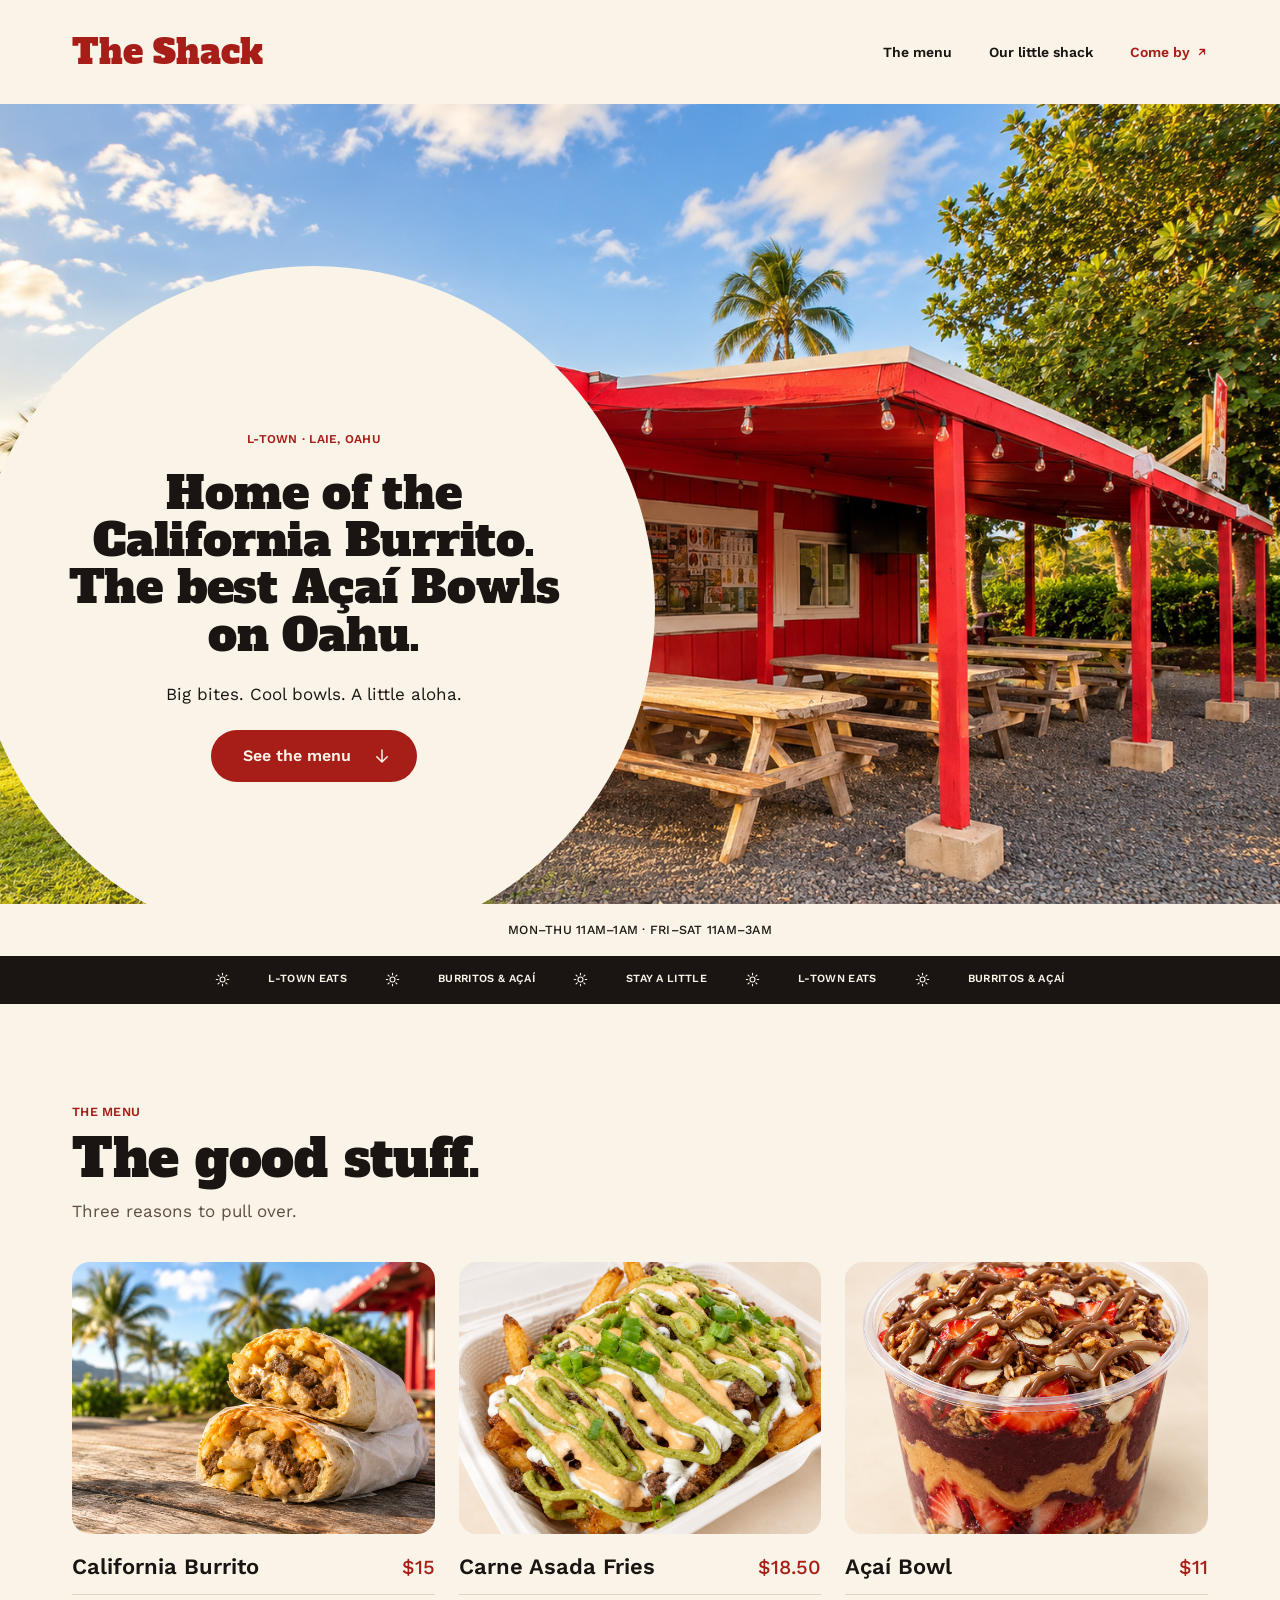
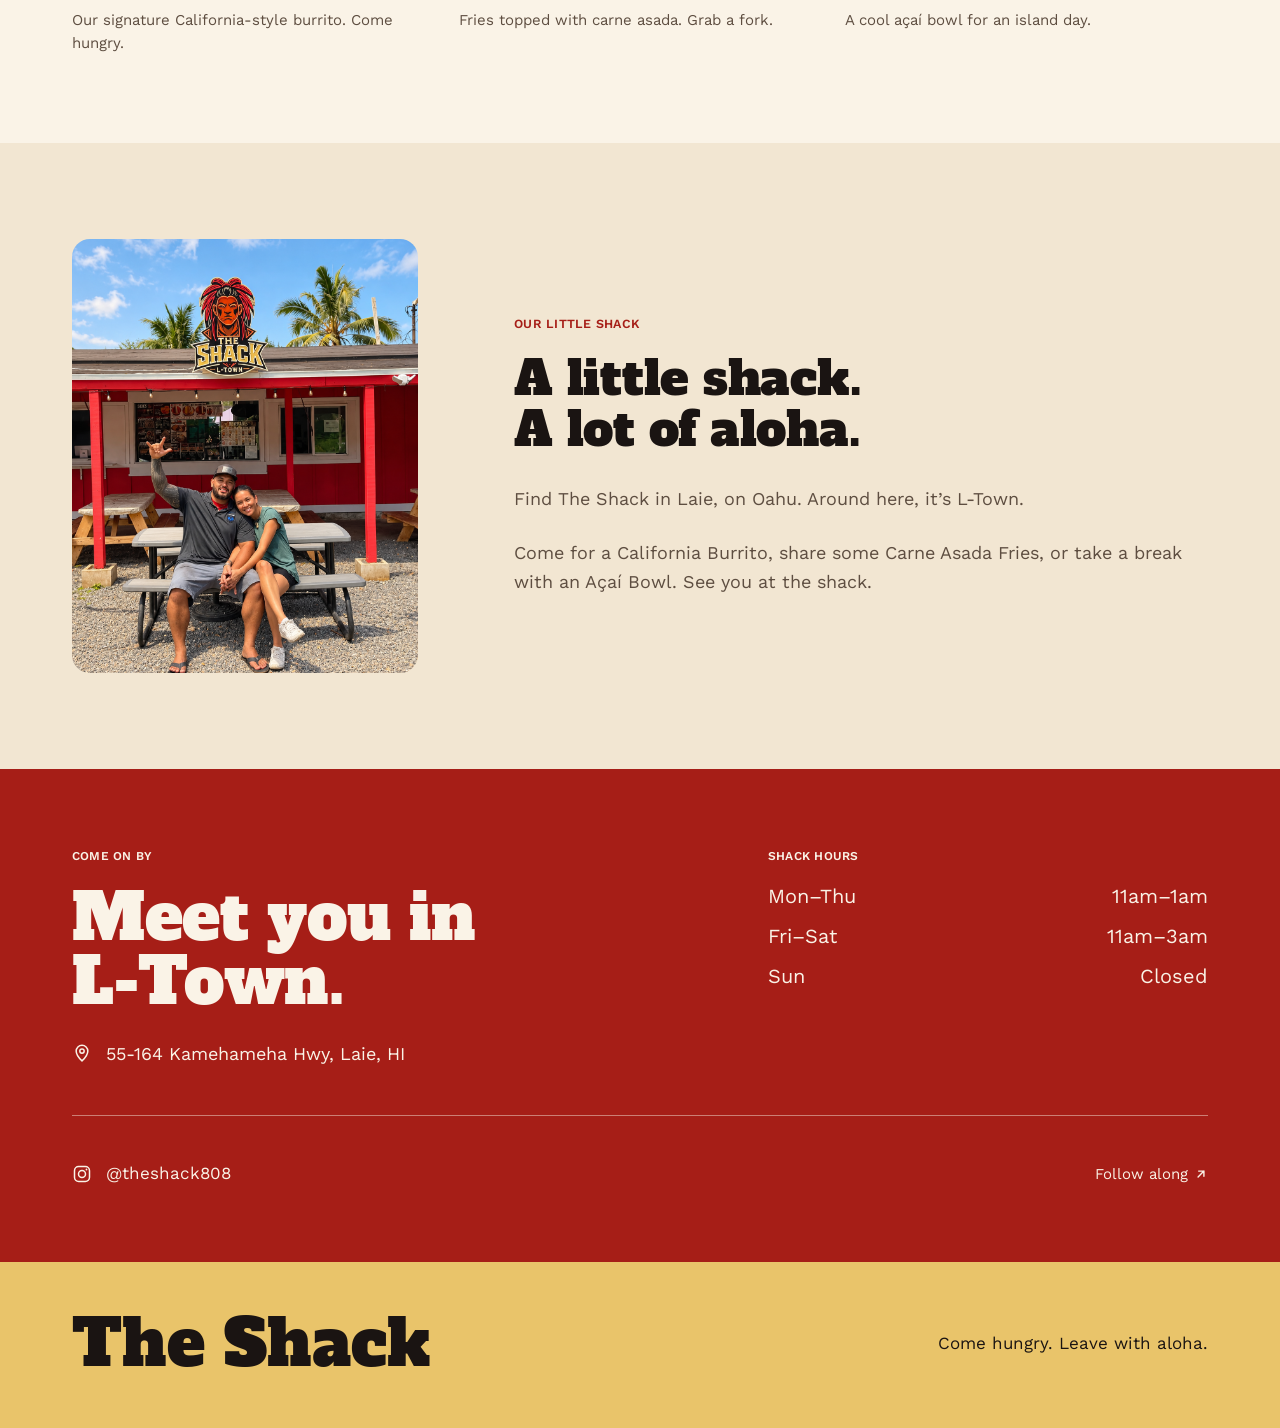
<file: index.html>
<!doctype html>
<html lang="en">
<head>
  <meta charset="utf-8">
  <meta name="viewport" content="width=device-width, initial-scale=1">
  <title>The Shack | California Burritos &amp; Açaí Bowls in Laie, Oahu</title>
  <meta name="description" content="Home of the California Burrito. The best Açaí Bowls on Oahu. A red food shack at 55-164 Kamehameha Hwy in Laie (L-Town).">
  <link rel="preconnect" href="https://fonts.googleapis.com">
  <link rel="preconnect" href="https://fonts.gstatic.com" crossorigin>
  <link rel="stylesheet" href="https://fonts.googleapis.com/css2?family=Alfa+Slab+One&amp;family=Work+Sans:wght@400;500;600;700&amp;display=swap">
  <link rel="stylesheet" href="css/style.css">
  <script src="js/data.js" defer></script>
  <script src="js/site.js" defer></script>
  <script src="js/home.js" defer></script>
</head>
<body>

  <!-- HEADER: keep identical on index.html, menu.html and order.html -->
  <header class="site-header">
    <div class="wrap header-inner">
      <a class="logo" href="index.html">The Shack</a>
      <nav aria-label="Main">
        <button class="nav-toggle" type="button" aria-expanded="false" aria-controls="nav-links">
          Menu
          <svg class="icon" viewBox="0 0 24 24" fill="none" stroke="currentColor" stroke-width="2.4" stroke-linecap="round" stroke-linejoin="round" aria-hidden="true"><path d="M12 4v16M5 13l7 7 7-7"/></svg>
        </button>
        <ul class="nav-links" id="nav-links">
          <li><a href="menu.html">The menu</a></li>
          <li><a href="index.html#about">Our little shack</a></li>
          <li>
            <a class="nav-cta" href="https://www.google.com/maps/search/?api=1&amp;query=55-164+Kamehameha+Hwy%2C+Laie%2C+HI" target="_blank" rel="noopener">
              Come by
              <svg class="icon" viewBox="0 0 24 24" fill="none" stroke="currentColor" stroke-width="2.6" stroke-linecap="round" stroke-linejoin="round" aria-hidden="true"><path d="M7 17 17 7M8 7h9v9"/></svg>
            </a>
          </li>
        </ul>
      </nav>
    </div>
  </header>
  <!-- /HEADER -->

  <main>
    <section class="hero" aria-labelledby="hero-title">
      <img class="hero-photo" src="imgs/hero-shack.png" width="1672" height="941" alt="The Shack's red building with picnic tables out front">
      <div class="hero-circle">
        <p class="eyebrow">L-Town · Laie, Oahu</p>
        <h1 class="title hero-title" id="hero-title">Home of the<br>California Burrito.<br>The best Açaí Bowls<br>on Oahu.</h1>
        <p class="hero-sub">Big bites. Cool bowls. A little aloha.</p>
        <a class="btn" href="#menu">
          See the menu
          <svg class="icon" viewBox="0 0 24 24" fill="none" stroke="currentColor" stroke-width="2" stroke-linecap="round" stroke-linejoin="round" aria-hidden="true"><path d="M12 4v16M5 13l7 7 7-7"/></svg>
        </a>
      </div>
    </section>

    <p class="hours-strip">Mon–Thu 11am–1am · Fri–Sat 11am–3am</p>

    <div class="ticker" aria-hidden="true">
      <ul>
        <li><svg class="icon" viewBox="0 0 24 24" fill="none" stroke="currentColor" stroke-width="1.8" stroke-linecap="round"><circle cx="12" cy="12" r="4"/><path d="M12 2v2.5M12 19.5V22M4.9 4.9l1.8 1.8M17.3 17.3l1.8 1.8M2 12h2.5M19.5 12H22M4.9 19.1l1.8-1.8M17.3 6.7l1.8-1.8"/></svg>L-Town eats</li>
        <li><svg class="icon" viewBox="0 0 24 24" fill="none" stroke="currentColor" stroke-width="1.8" stroke-linecap="round"><circle cx="12" cy="12" r="4"/><path d="M12 2v2.5M12 19.5V22M4.9 4.9l1.8 1.8M17.3 17.3l1.8 1.8M2 12h2.5M19.5 12H22M4.9 19.1l1.8-1.8M17.3 6.7l1.8-1.8"/></svg>Burritos &amp; Açaí</li>
        <li><svg class="icon" viewBox="0 0 24 24" fill="none" stroke="currentColor" stroke-width="1.8" stroke-linecap="round"><circle cx="12" cy="12" r="4"/><path d="M12 2v2.5M12 19.5V22M4.9 4.9l1.8 1.8M17.3 17.3l1.8 1.8M2 12h2.5M19.5 12H22M4.9 19.1l1.8-1.8M17.3 6.7l1.8-1.8"/></svg>Stay a little</li>
        <li><svg class="icon" viewBox="0 0 24 24" fill="none" stroke="currentColor" stroke-width="1.8" stroke-linecap="round"><circle cx="12" cy="12" r="4"/><path d="M12 2v2.5M12 19.5V22M4.9 4.9l1.8 1.8M17.3 17.3l1.8 1.8M2 12h2.5M19.5 12H22M4.9 19.1l1.8-1.8M17.3 6.7l1.8-1.8"/></svg>L-Town eats</li>
        <li><svg class="icon" viewBox="0 0 24 24" fill="none" stroke="currentColor" stroke-width="1.8" stroke-linecap="round"><circle cx="12" cy="12" r="4"/><path d="M12 2v2.5M12 19.5V22M4.9 4.9l1.8 1.8M17.3 17.3l1.8 1.8M2 12h2.5M19.5 12H22M4.9 19.1l1.8-1.8M17.3 6.7l1.8-1.8"/></svg>Burritos &amp; Açaí</li>
      </ul>
    </div>

    <section class="section" id="menu" aria-labelledby="menu-title">
      <div class="wrap">
        <div class="section-head">
          <p class="eyebrow">The menu</p>
          <h2 class="title title--xl" id="menu-title">The good stuff.</h2>
          <p class="lede">Three reasons to pull over.</p>
        </div>
        <!-- Filled from menu data by js/home.js (featured table). -->
        <div class="featured-grid" data-featured>
          <noscript><p class="lede">See the <a href="menu.html">full menu</a>.</p></noscript>
        </div>
      </div>
    </section>

    <section class="section--alt about" id="about" aria-labelledby="about-title">
      <div class="wrap">
        <!-- imgs/owners.png exists, so the owner said OK to use it.
             If it is ever removed, swap this for: <div class="about-photo about-photo--empty"></div> -->
        <div class="about-photo">
          <img src="imgs/owners.png" width="1087" height="1447" loading="lazy" alt="The owners of The Shack sitting at a picnic table in front of the shack">
        </div>
        <div class="about-text">
          <p class="eyebrow">Our little shack</p>
          <h2 class="title title--xl" id="about-title">A little shack.<br>A lot of aloha.</h2>
          <!-- PLACEHOLDER COPY: replace with the owner's own words. -->
          <div class="about-copy">
            <p class="lede">Find The Shack in Laie, on Oahu. Around here, it’s L-Town.</p>
            <p class="lede">Come for a California Burrito, share some Carne Asada Fries, or take a break with an Açaí Bowl. See you at the shack.</p>
          </div>
        </div>
      </div>
    </section>
  </main>

  <!-- FOOTER: keep identical on index.html, menu.html and order.html -->
  <footer class="site-footer" id="visit">
    <div class="footer-main">
      <div class="wrap">
        <div class="footer-top">
          <div>
            <p class="eyebrow">Come on by</p>
            <h2 class="title footer-title">Meet you in <span class="nowrap">L-Town.</span></h2>
            <p class="footer-address">
              <svg class="icon" viewBox="0 0 24 24" fill="none" stroke="currentColor" stroke-width="1.8" stroke-linecap="round" stroke-linejoin="round" aria-hidden="true"><path d="M12 21.5s-7-6.3-7-11.8a7 7 0 0 1 14 0c0 5.5-7 11.8-7 11.8z"/><circle cx="12" cy="9.7" r="2.6"/></svg>
              <a href="https://www.google.com/maps/search/?api=1&amp;query=55-164+Kamehameha+Hwy%2C+Laie%2C+HI" target="_blank" rel="noopener">55-164 Kamehameha Hwy, Laie, HI</a>
            </p>
          </div>
          <div class="footer-hours">
            <p class="eyebrow">Shack hours</p>
            <dl class="hours">
              <div><dt>Mon–Thu</dt><dd>11am–1am</dd></div>
              <div><dt>Fri–Sat</dt><dd>11am–3am</dd></div>
              <div><dt>Sun</dt><dd>Closed</dd></div>
            </dl>
          </div>
        </div>
        <div class="footer-bottom">
          <a class="footer-ig" href="https://www.instagram.com/theshack808/" target="_blank" rel="noopener">
            <svg class="icon" viewBox="0 0 24 24" fill="none" stroke="currentColor" stroke-width="1.8" aria-hidden="true"><rect x="3" y="3" width="18" height="18" rx="5"/><circle cx="12" cy="12" r="4.2"/><circle cx="17.4" cy="6.6" r="1.1" fill="currentColor" stroke="none"/></svg>
            @theshack808
          </a>
          <a class="footer-follow" href="https://www.instagram.com/theshack808/" target="_blank" rel="noopener" aria-label="Follow The Shack on Instagram">
            <span>Follow along</span>
            <svg class="icon" viewBox="0 0 24 24" fill="none" stroke="currentColor" stroke-width="2.4" stroke-linecap="round" stroke-linejoin="round" aria-hidden="true"><path d="M7 17 17 7M8 7h9v9"/></svg>
          </a>
        </div>
      </div>
    </div>
    <div class="footer-band">
      <div class="wrap">
        <p class="footer-logo">The Shack</p>
        <p class="footer-tag">Come hungry. Leave with aloha.</p>
      </div>
    </div>
  </footer>
  <!-- /FOOTER -->

</body>
</html>
</file>
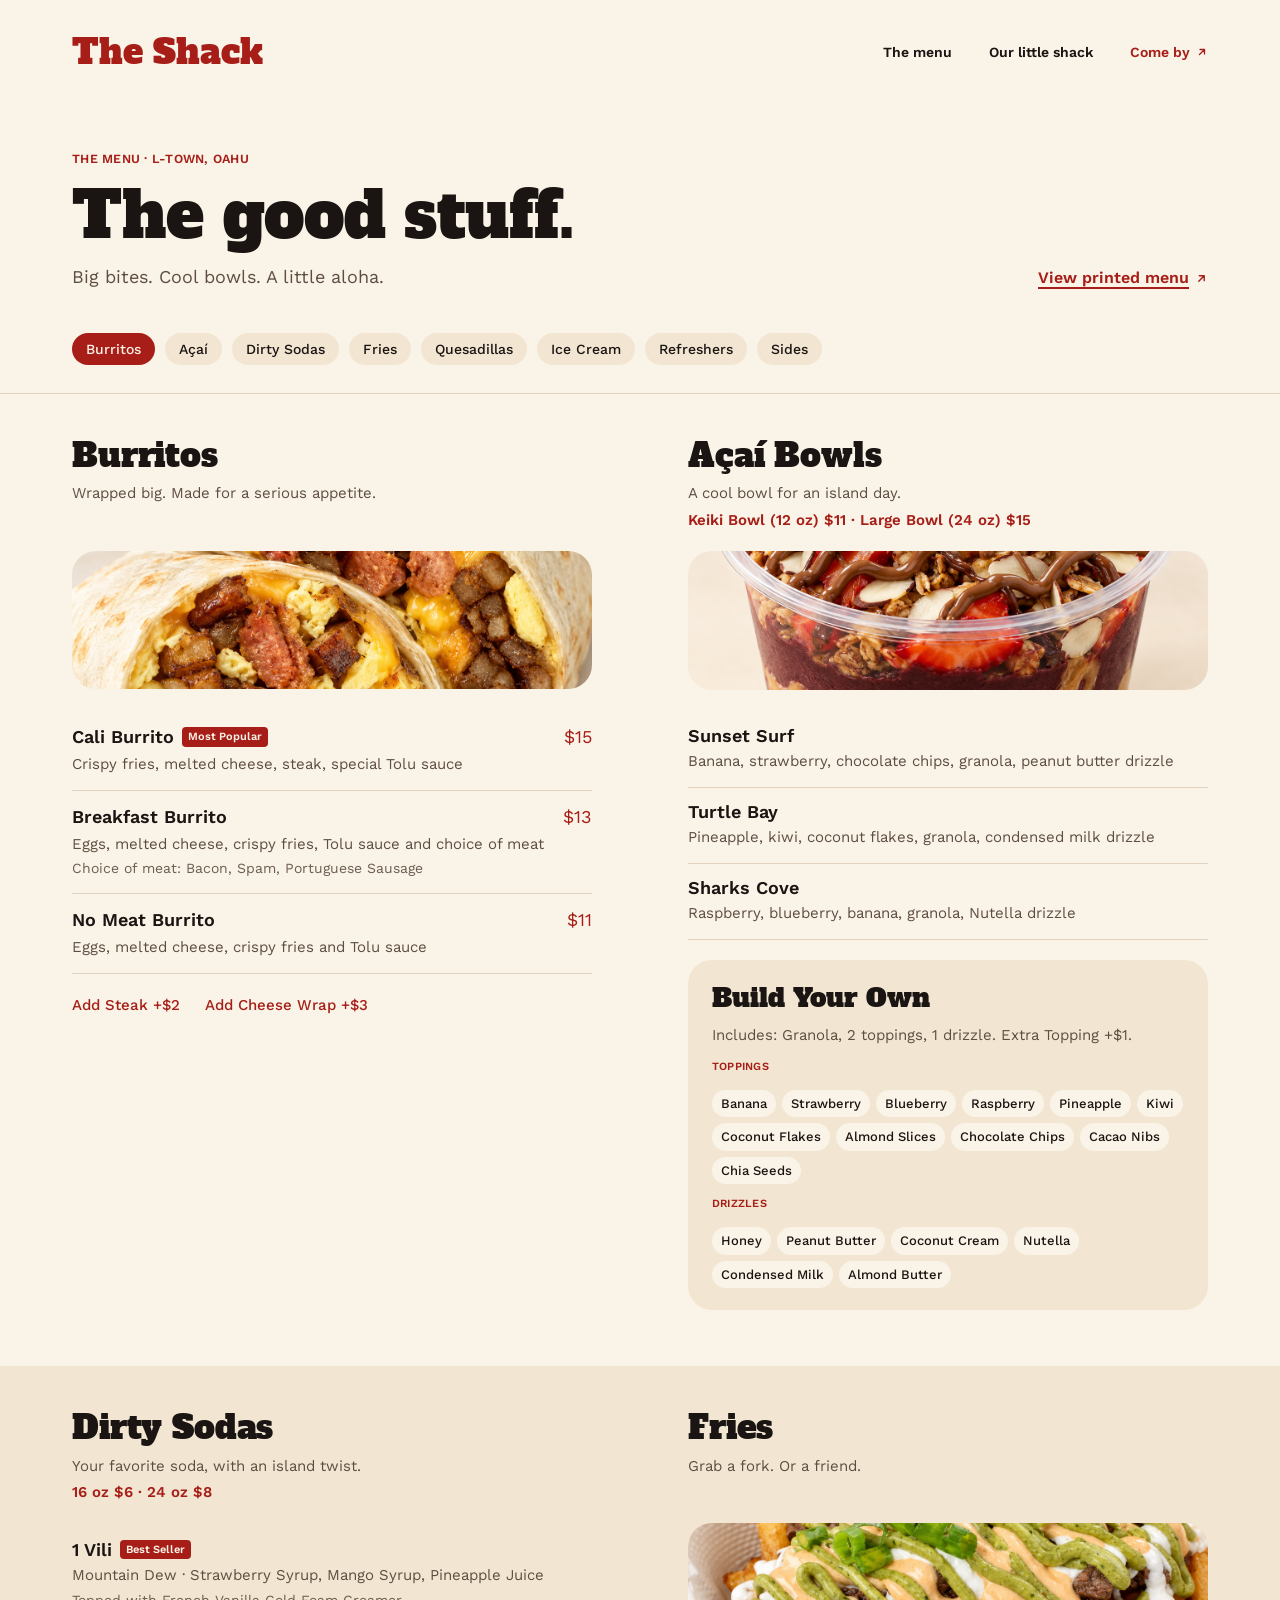
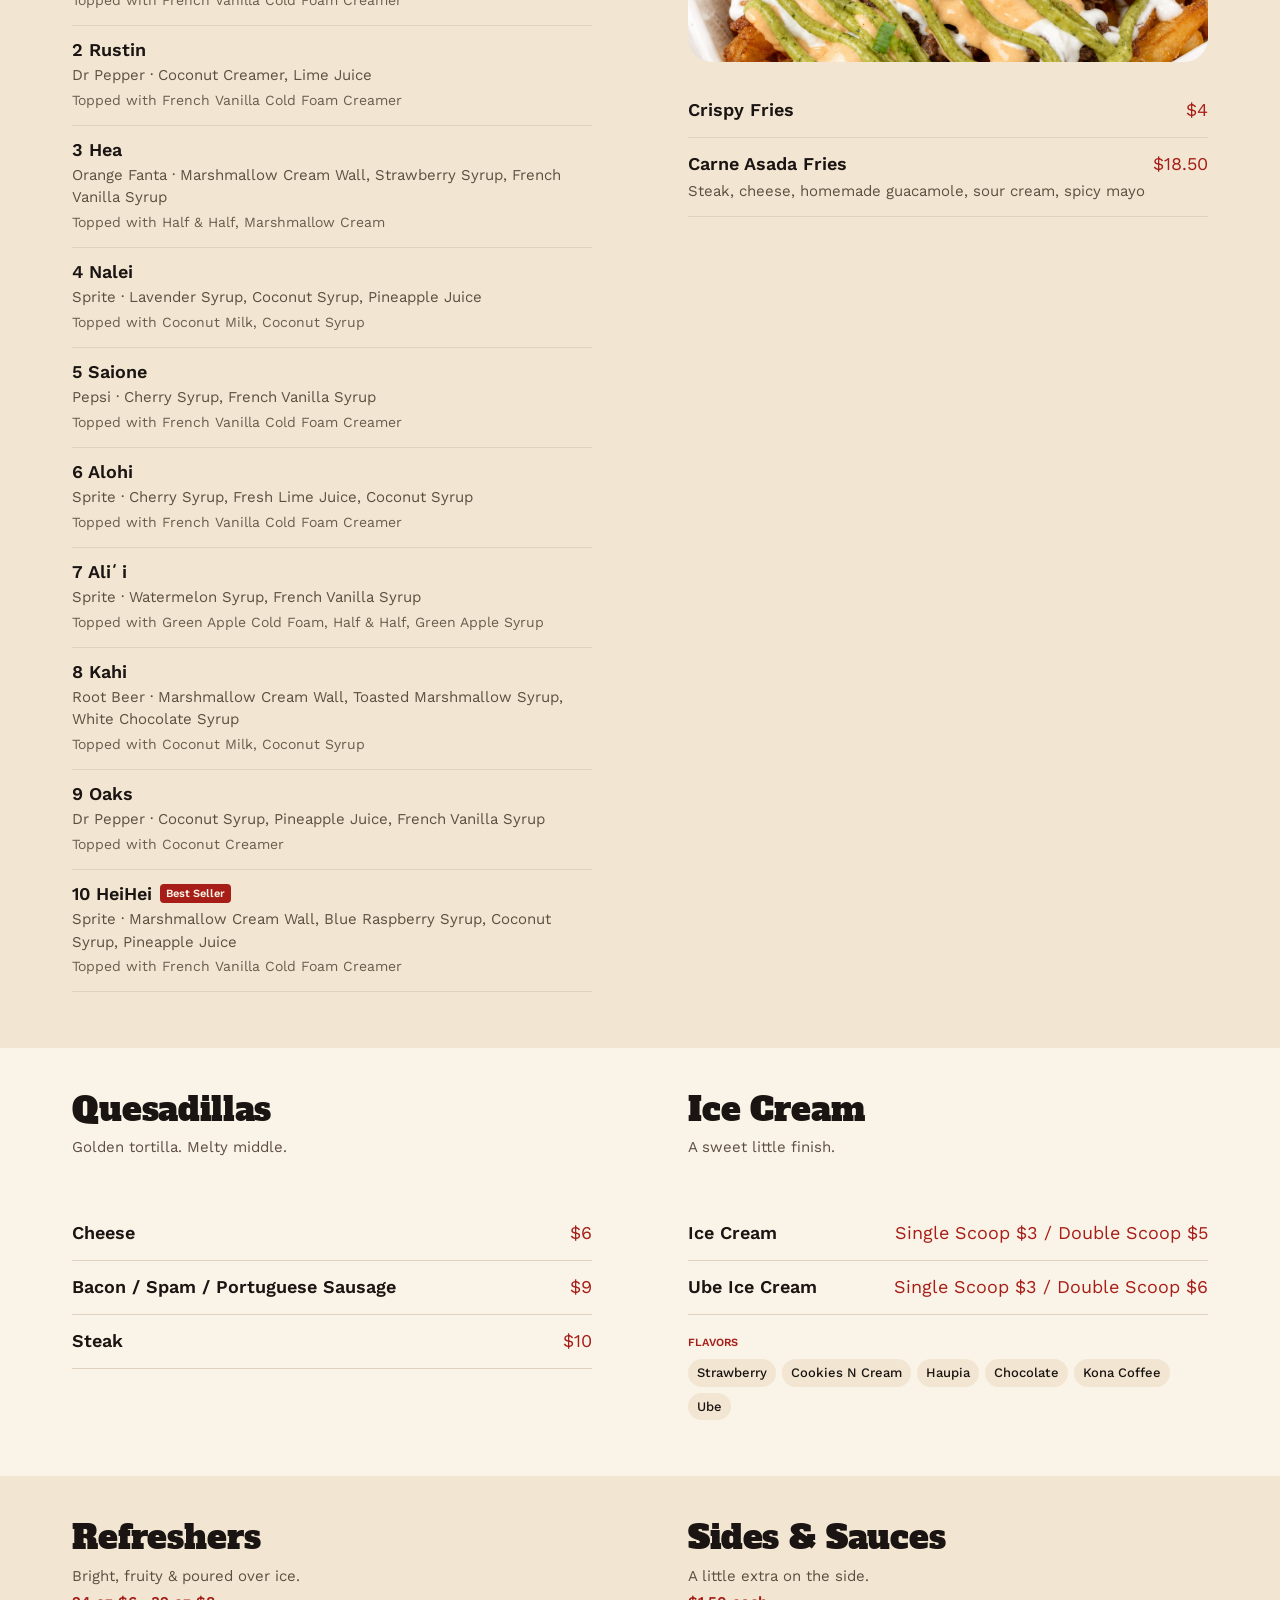
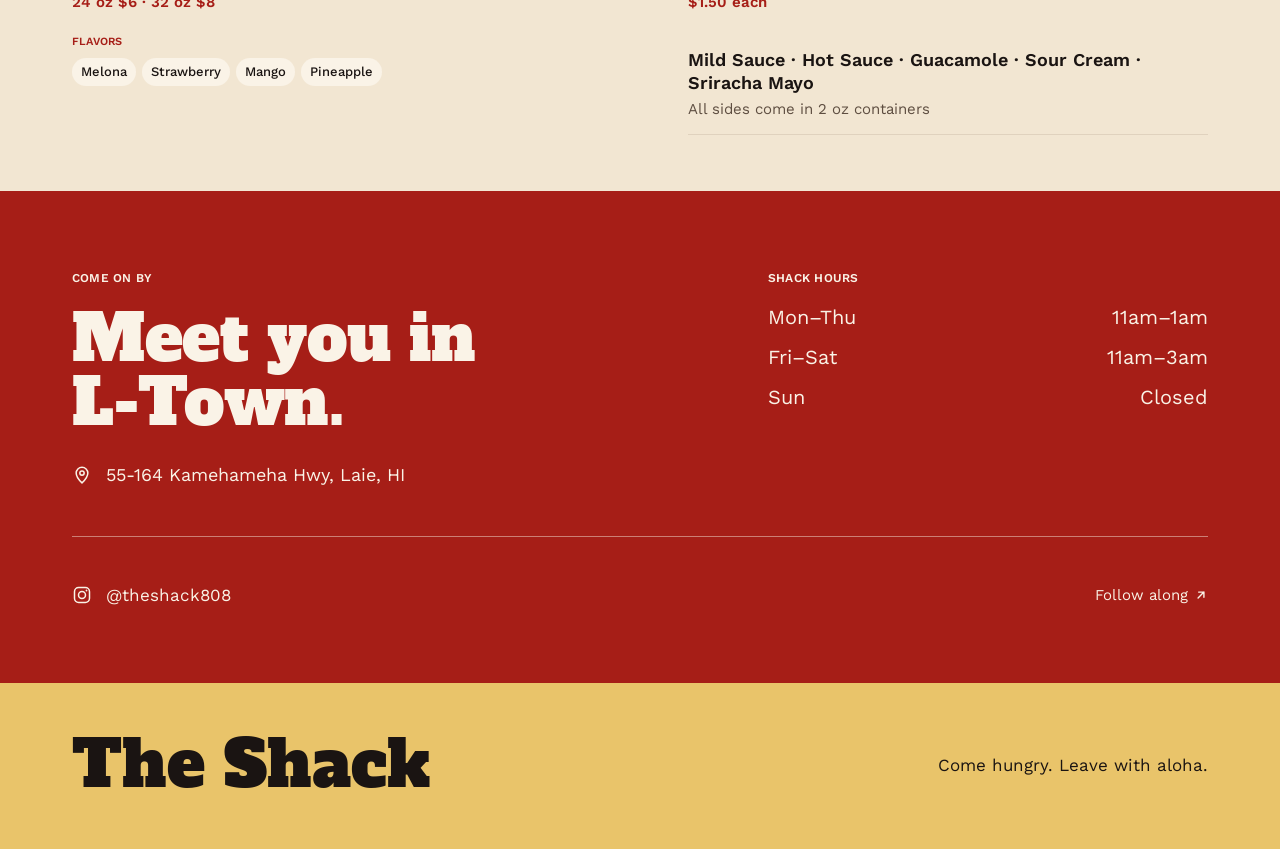
<file: menu.html>
<!doctype html>
<html lang="en">
<head>
  <meta charset="utf-8">
  <meta name="viewport" content="width=device-width, initial-scale=1">
  <title>Menu | The Shack, Laie</title>
  <meta name="description" content="The full menu at The Shack in Laie, Oahu: California burritos, açaí bowls, dirty sodas, fries, quesadillas, ice cream and refreshers.">
  <link rel="preconnect" href="https://fonts.googleapis.com">
  <link rel="preconnect" href="https://fonts.gstatic.com" crossorigin>
  <link rel="stylesheet" href="https://fonts.googleapis.com/css2?family=Alfa+Slab+One&amp;family=Work+Sans:wght@400;500;600;700&amp;display=swap">
  <link rel="stylesheet" href="css/style.css">
  <script src="js/data.js" defer></script>
  <script src="js/site.js" defer></script>
  <script src="js/menu.js" defer></script>
</head>
<body>

  <!-- HEADER: keep identical on index.html, menu.html and order.html -->
  <header class="site-header">
    <div class="wrap header-inner">
      <a class="logo" href="index.html">The Shack</a>
      <nav aria-label="Main">
        <button class="nav-toggle" type="button" aria-expanded="false" aria-controls="nav-links">
          Menu
          <svg class="icon" viewBox="0 0 24 24" fill="none" stroke="currentColor" stroke-width="2.4" stroke-linecap="round" stroke-linejoin="round" aria-hidden="true"><path d="M12 4v16M5 13l7 7 7-7"/></svg>
        </button>
        <ul class="nav-links" id="nav-links">
          <li><a href="menu.html">The menu</a></li>
          <li><a href="index.html#about">Our little shack</a></li>
          <li>
            <a class="nav-cta" href="https://www.google.com/maps/search/?api=1&amp;query=55-164+Kamehameha+Hwy%2C+Laie%2C+HI" target="_blank" rel="noopener">
              Come by
              <svg class="icon" viewBox="0 0 24 24" fill="none" stroke="currentColor" stroke-width="2.6" stroke-linecap="round" stroke-linejoin="round" aria-hidden="true"><path d="M7 17 17 7M8 7h9v9"/></svg>
            </a>
          </li>
        </ul>
      </nav>
    </div>
  </header>
  <!-- /HEADER -->

  <main>
    <section class="menu-intro" aria-labelledby="page-title">
      <div class="wrap">
        <p class="eyebrow">The menu · L-Town, Oahu</p>
        <h1 class="title title--xl" id="page-title">The good stuff.</h1>
        <div class="menu-intro-row">
          <p class="lede">Big bites. Cool bowls. A little aloha.</p>
          <!-- Hidden until the data loads; stays hidden when prices are turned off, since the printed menu shows prices. -->
          <a class="text-link" href="imgs/fullMenue.png" data-printed-menu hidden>
            View printed menu
            <svg class="icon" viewBox="0 0 24 24" fill="none" stroke="currentColor" stroke-width="2.6" stroke-linecap="round" stroke-linejoin="round" aria-hidden="true"><path d="M7 17 17 7M8 7h9v9"/></svg>
          </a>
        </div>
      </div>
    </section>

    <nav class="menu-jump" aria-label="Menu sections" hidden>
      <div class="wrap">
        <ul data-menu-jump></ul>
      </div>
    </nav>

    <!-- Every category and item is rendered from menu data by js/menu.js. -->
    <div data-menu>
      <p class="wrap menu-status">Loading the menu…</p>
    </div>
  </main>

  <dialog class="lightbox" aria-label="Printed menu">
    <div class="lightbox-bar">
      <p>Printed menu</p>
      <div class="lightbox-tools">
        <button type="button" data-zoom="-1" aria-label="Zoom out">
          <svg class="icon" viewBox="0 0 24 24" fill="none" stroke="currentColor" stroke-width="2" stroke-linecap="round" aria-hidden="true"><path d="M5 12h14"/></svg>
        </button>
        <button type="button" data-zoom="1" aria-label="Zoom in">
          <svg class="icon" viewBox="0 0 24 24" fill="none" stroke="currentColor" stroke-width="2" stroke-linecap="round" aria-hidden="true"><path d="M12 5v14M5 12h14"/></svg>
        </button>
        <button type="button" data-close aria-label="Close">
          <svg class="icon" viewBox="0 0 24 24" fill="none" stroke="currentColor" stroke-width="2" stroke-linecap="round" aria-hidden="true"><path d="M6 6l12 12M18 6 6 18"/></svg>
        </button>
      </div>
    </div>
    <div class="lightbox-stage">
      <img src="imgs/fullMenue.png" width="877" height="586" alt="The Shack's printed menu board">
    </div>
  </dialog>

  <!-- FOOTER: keep identical on index.html, menu.html and order.html -->
  <footer class="site-footer" id="visit">
    <div class="footer-main">
      <div class="wrap">
        <div class="footer-top">
          <div>
            <p class="eyebrow">Come on by</p>
            <h2 class="title footer-title">Meet you in <span class="nowrap">L-Town.</span></h2>
            <p class="footer-address">
              <svg class="icon" viewBox="0 0 24 24" fill="none" stroke="currentColor" stroke-width="1.8" stroke-linecap="round" stroke-linejoin="round" aria-hidden="true"><path d="M12 21.5s-7-6.3-7-11.8a7 7 0 0 1 14 0c0 5.5-7 11.8-7 11.8z"/><circle cx="12" cy="9.7" r="2.6"/></svg>
              <a href="https://www.google.com/maps/search/?api=1&amp;query=55-164+Kamehameha+Hwy%2C+Laie%2C+HI" target="_blank" rel="noopener">55-164 Kamehameha Hwy, Laie, HI</a>
            </p>
          </div>
          <div class="footer-hours">
            <p class="eyebrow">Shack hours</p>
            <dl class="hours">
              <div><dt>Mon–Thu</dt><dd>11am–1am</dd></div>
              <div><dt>Fri–Sat</dt><dd>11am–3am</dd></div>
              <div><dt>Sun</dt><dd>Closed</dd></div>
            </dl>
          </div>
        </div>
        <div class="footer-bottom">
          <a class="footer-ig" href="https://www.instagram.com/theshack808/" target="_blank" rel="noopener">
            <svg class="icon" viewBox="0 0 24 24" fill="none" stroke="currentColor" stroke-width="1.8" aria-hidden="true"><rect x="3" y="3" width="18" height="18" rx="5"/><circle cx="12" cy="12" r="4.2"/><circle cx="17.4" cy="6.6" r="1.1" fill="currentColor" stroke="none"/></svg>
            @theshack808
          </a>
          <a class="footer-follow" href="https://www.instagram.com/theshack808/" target="_blank" rel="noopener" aria-label="Follow The Shack on Instagram">
            <span>Follow along</span>
            <svg class="icon" viewBox="0 0 24 24" fill="none" stroke="currentColor" stroke-width="2.4" stroke-linecap="round" stroke-linejoin="round" aria-hidden="true"><path d="M7 17 17 7M8 7h9v9"/></svg>
          </a>
        </div>
      </div>
    </div>
    <div class="footer-band">
      <div class="wrap">
        <p class="footer-logo">The Shack</p>
        <p class="footer-tag">Come hungry. Leave with aloha.</p>
      </div>
    </div>
  </footer>
  <!-- /FOOTER -->

</body>
</html>
</file>
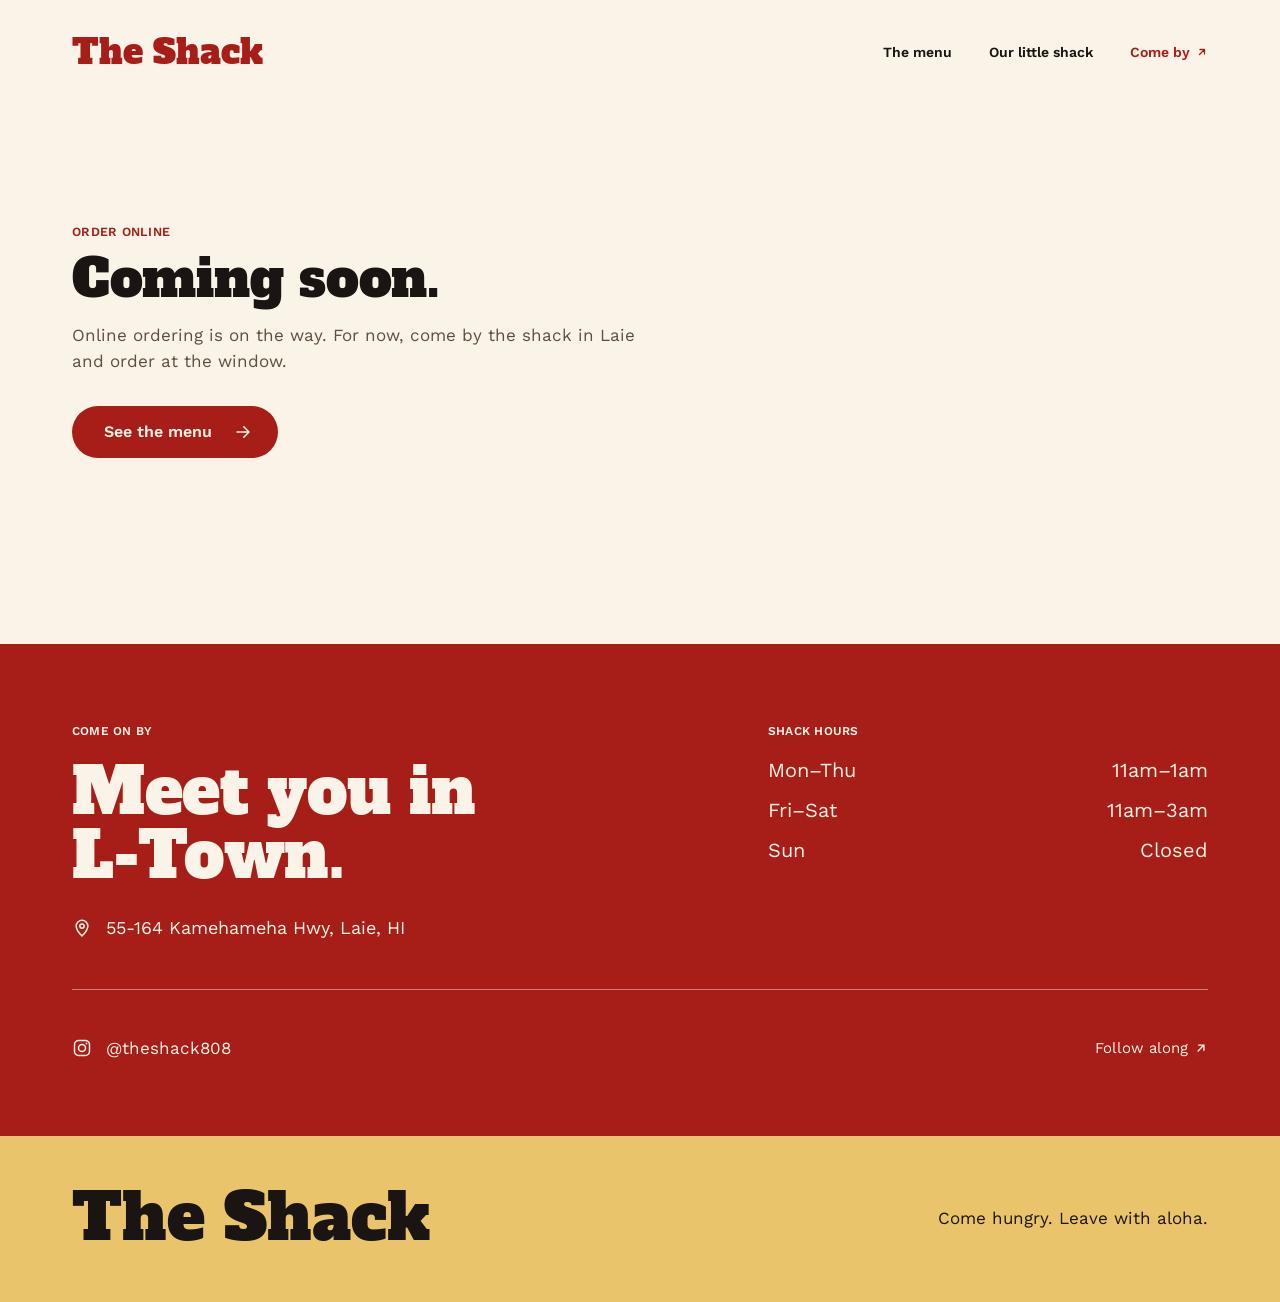
<file: order.html>
<!doctype html>
<html lang="en">
<head>
  <meta charset="utf-8">
  <meta name="viewport" content="width=device-width, initial-scale=1">
  <title>Order online | The Shack, Laie</title>
  <meta name="description" content="Online ordering for The Shack in Laie, Oahu is coming soon.">
  <link rel="preconnect" href="https://fonts.googleapis.com">
  <link rel="preconnect" href="https://fonts.gstatic.com" crossorigin>
  <link rel="stylesheet" href="https://fonts.googleapis.com/css2?family=Alfa+Slab+One&amp;family=Work+Sans:wght@400;500;600;700&amp;display=swap">
  <link rel="stylesheet" href="css/style.css">
  <script src="js/site.js" defer></script>
</head>
<body>

  <!-- HEADER: keep identical on index.html, menu.html and order.html -->
  <header class="site-header">
    <div class="wrap header-inner">
      <a class="logo" href="index.html">The Shack</a>
      <nav aria-label="Main">
        <button class="nav-toggle" type="button" aria-expanded="false" aria-controls="nav-links">
          Menu
          <svg class="icon" viewBox="0 0 24 24" fill="none" stroke="currentColor" stroke-width="2.4" stroke-linecap="round" stroke-linejoin="round" aria-hidden="true"><path d="M12 4v16M5 13l7 7 7-7"/></svg>
        </button>
        <ul class="nav-links" id="nav-links">
          <li><a href="menu.html">The menu</a></li>
          <li><a href="index.html#about">Our little shack</a></li>
          <li>
            <a class="nav-cta" href="https://www.google.com/maps/search/?api=1&amp;query=55-164+Kamehameha+Hwy%2C+Laie%2C+HI" target="_blank" rel="noopener">
              Come by
              <svg class="icon" viewBox="0 0 24 24" fill="none" stroke="currentColor" stroke-width="2.6" stroke-linecap="round" stroke-linejoin="round" aria-hidden="true"><path d="M7 17 17 7M8 7h9v9"/></svg>
            </a>
          </li>
        </ul>
      </nav>
    </div>
  </header>
  <!-- /HEADER -->

  <main>
    <section class="coming-soon" aria-labelledby="page-title">
      <div class="wrap">
        <p class="eyebrow">Order online</p>
        <h1 class="title title--xl" id="page-title">Coming soon.</h1>
        <!-- PLACEHOLDER COPY: replace with the owner's own words. -->
        <p class="lede">Online ordering is on the way. For now, come by the shack in Laie and order at the window.</p>
        <a class="btn" href="menu.html">
          See the menu
          <svg class="icon" viewBox="0 0 24 24" fill="none" stroke="currentColor" stroke-width="2" stroke-linecap="round" stroke-linejoin="round" aria-hidden="true"><path d="M4 12h16M13 5l7 7-7 7"/></svg>
        </a>
      </div>
    </section>
  </main>

  <!-- FOOTER: keep identical on index.html, menu.html and order.html -->
  <footer class="site-footer" id="visit">
    <div class="footer-main">
      <div class="wrap">
        <div class="footer-top">
          <div>
            <p class="eyebrow">Come on by</p>
            <h2 class="title footer-title">Meet you in <span class="nowrap">L-Town.</span></h2>
            <p class="footer-address">
              <svg class="icon" viewBox="0 0 24 24" fill="none" stroke="currentColor" stroke-width="1.8" stroke-linecap="round" stroke-linejoin="round" aria-hidden="true"><path d="M12 21.5s-7-6.3-7-11.8a7 7 0 0 1 14 0c0 5.5-7 11.8-7 11.8z"/><circle cx="12" cy="9.7" r="2.6"/></svg>
              <a href="https://www.google.com/maps/search/?api=1&amp;query=55-164+Kamehameha+Hwy%2C+Laie%2C+HI" target="_blank" rel="noopener">55-164 Kamehameha Hwy, Laie, HI</a>
            </p>
          </div>
          <div class="footer-hours">
            <p class="eyebrow">Shack hours</p>
            <dl class="hours">
              <div><dt>Mon–Thu</dt><dd>11am–1am</dd></div>
              <div><dt>Fri–Sat</dt><dd>11am–3am</dd></div>
              <div><dt>Sun</dt><dd>Closed</dd></div>
            </dl>
          </div>
        </div>
        <div class="footer-bottom">
          <a class="footer-ig" href="https://www.instagram.com/theshack808/" target="_blank" rel="noopener">
            <svg class="icon" viewBox="0 0 24 24" fill="none" stroke="currentColor" stroke-width="1.8" aria-hidden="true"><rect x="3" y="3" width="18" height="18" rx="5"/><circle cx="12" cy="12" r="4.2"/><circle cx="17.4" cy="6.6" r="1.1" fill="currentColor" stroke="none"/></svg>
            @theshack808
          </a>
          <a class="footer-follow" href="https://www.instagram.com/theshack808/" target="_blank" rel="noopener" aria-label="Follow The Shack on Instagram">
            <span>Follow along</span>
            <svg class="icon" viewBox="0 0 24 24" fill="none" stroke="currentColor" stroke-width="2.4" stroke-linecap="round" stroke-linejoin="round" aria-hidden="true"><path d="M7 17 17 7M8 7h9v9"/></svg>
          </a>
        </div>
      </div>
    </div>
    <div class="footer-band">
      <div class="wrap">
        <p class="footer-logo">The Shack</p>
        <p class="footer-tag">Come hungry. Leave with aloha.</p>
      </div>
    </div>
  </footer>
  <!-- /FOOTER -->

</body>
</html>
</file>
<file: css/style.css>
/* The Shack. Phone first; the desktop layout starts at 900px. */

:root {
  --red: #A61E17;
  --ink: #1A1412;
  --cream: #FAF3E7;
  --cream-2: #F2E6D2;
  --yellow: #E9C46A;
  --muted: #5E4E41;
  --line: #E0D2BE;
  --line-on-red: rgba(250, 243, 231, 0.45);

  --font-head: "Alfa Slab One", Georgia, serif;
  --font-body: "Work Sans", system-ui, -apple-system, "Segoe UI", sans-serif;

  --gutter: 24px;
  --max: 1296px;
  --radius: 18px;
}

*,
*::before,
*::after { box-sizing: border-box; }

html { -webkit-text-size-adjust: 100%; scroll-behavior: smooth; }

body {
  margin: 0;
  background: var(--cream);
  color: var(--ink);
  font-family: var(--font-body);
  font-size: 16px;
  line-height: 1.5;
  -webkit-font-smoothing: antialiased;
}

img { display: block; max-width: 100%; height: auto; }

a { color: inherit; }

h1, h2, h3, p, ul, ol, dl, dd { margin: 0; }
ul, ol { padding: 0; list-style: none; }

.visually-hidden {
  position: absolute; width: 1px; height: 1px; margin: -1px; padding: 0;
  overflow: hidden; clip: rect(0 0 0 0); white-space: nowrap; border: 0;
}

.wrap {
  width: 100%;
  max-width: calc(var(--max) + var(--gutter) * 2);
  margin: 0 auto;
  padding: 0 var(--gutter);
}

[hidden] { display: none !important; }

.nowrap { white-space: nowrap; }

.icon { width: 1em; height: 1em; flex: none; }

:focus-visible { outline: 2px solid var(--red); outline-offset: 3px; }

/* ---------- Shared type ---------- */

.eyebrow {
  color: var(--red);
  font-size: 12.5px;
  font-weight: 600;
  letter-spacing: 0.02em;
  line-height: 1.2;
  text-transform: uppercase;
}

.title {
  font-family: var(--font-head);
  font-weight: 400;
  line-height: 1;
  letter-spacing: -0.005em;
}

.title--xl { font-size: 36px; }

.lede {
  color: var(--muted);
  font-size: 16px;
  line-height: 1.5;
}

.btn {
  display: inline-flex;
  align-items: center;
  justify-content: center;
  gap: 22px;
  min-height: 52px;
  padding: 0 26px 0 32px;
  border-radius: 999px;
  background: var(--red);
  color: var(--cream);
  font-size: 15px;
  font-weight: 600;
  text-decoration: none;
  transition: background-color 0.15s ease;
}
.btn:hover { background: #8C1812; }
.btn .icon { width: 18px; height: 18px; }

/* ---------- Header (same on every page) ---------- */

.site-header {
  position: relative;
  z-index: 20;
  background: var(--cream);
}

.header-inner {
  display: flex;
  align-items: center;
  justify-content: space-between;
  height: 80px;
}

.logo {
  color: var(--red);
  font-family: var(--font-head);
  font-size: 26px;
  line-height: 1;
  text-decoration: none;
}

.nav-toggle {
  display: inline-flex;
  align-items: center;
  gap: 6px;
  min-height: 44px;
  padding: 0;
  border: 0;
  background: none;
  color: var(--ink);
  font: 600 14px/1 var(--font-body);
  cursor: pointer;
}
.nav-toggle .icon { width: 16px; height: 16px; transition: transform 0.2s ease; }
.nav-toggle[aria-expanded="true"] .icon { transform: rotate(180deg); }

.nav-links {
  position: absolute;
  top: 100%;
  left: 0;
  right: 0;
  display: none;
  padding: 8px var(--gutter) 20px;
  background: var(--cream);
  border-bottom: 1px solid var(--line);
}
.nav-links.is-open { display: block; }
.nav-links a {
  display: flex;
  align-items: center;
  gap: 6px;
  padding: 14px 0;
  border-top: 1px solid var(--line);
  font-size: 17px;
  font-weight: 600;
  text-decoration: none;
}
.nav-links li:first-child a { border-top: 0; }
.nav-links a:hover { color: var(--red); }
.nav-links .nav-cta { color: var(--red); }
.nav-cta .icon { width: 12px; height: 12px; }

/* ---------- Footer (same on every page) ---------- */

.footer-main {
  background: var(--red);
  color: var(--cream);
  padding: 62px 0 48px;
}

.footer-main .eyebrow { color: var(--cream); font-size: 11.5px; }

.footer-title {
  margin-top: 26px;
  font-size: 42px;
  line-height: 1.05;
}

.footer-address {
  display: flex;
  align-items: center;
  gap: 14px;
  margin-top: 24px;
  font-size: 15px;
}
.footer-address a { text-decoration: none; }
.footer-address a:hover { text-decoration: underline; }
.footer-address .icon { width: 20px; height: 20px; }

.footer-hours { margin-top: 40px; }

.hours { margin-top: 20px; }
.hours div {
  display: flex;
  justify-content: space-between;
  font-size: 17px;
  line-height: 1.4;
}
.hours div + div { margin-top: 14px; }

.footer-bottom {
  display: flex;
  align-items: center;
  justify-content: space-between;
  margin-top: 30px;
  padding-top: 22px;
  border-top: 1px solid var(--line-on-red);
}

.footer-bottom a {
  display: inline-flex;
  align-items: center;
  min-height: 44px;
  text-decoration: none;
}
.footer-bottom a:hover { text-decoration: underline; }

.footer-ig { gap: 14px; font-size: 17px; }
.footer-ig .icon { width: 20px; height: 20px; }

.footer-follow { gap: 6px; font-size: 15px; }
.footer-follow .icon { width: 14px; height: 14px; }
.footer-follow span { display: none; }

.footer-band {
  background: var(--yellow);
  padding: 36px 0;
}
.footer-band .wrap {
  display: flex;
  flex-direction: column;
  gap: 12px;
}
.footer-logo {
  font-family: var(--font-head);
  font-size: 48px;
  line-height: 1;
}
.footer-tag { font-size: 16px; }

/* ---------- Home: hero ---------- */

.hero {
  position: relative;
  height: 660px;
  overflow: hidden;
  background: var(--cream-2);
}

.hero-photo {
  position: absolute;
  inset: 0;
  width: 100%;
  height: 100%;
  object-fit: cover;
}

.hero-circle {
  position: absolute;
  top: 14px;
  left: 50%;
  width: 374px;
  height: 374px;
  margin-left: -187px;
  display: flex;
  flex-direction: column;
  align-items: center;
  justify-content: center;
  border-radius: 50%;
  background: var(--cream);
  text-align: center;
}

.hero-circle .eyebrow { font-size: 11px; }

.hero-title {
  margin-top: 14px;
  font-size: 26px;
  line-height: 1.04;
}

.hero-sub {
  margin-top: 14px;
  font-size: 13px;
}

.hero .btn { margin-top: 14px; min-width: 188px; }

.hours-strip {
  padding: 15px var(--gutter);
  font-size: 12.5px;
  font-weight: 500;
  letter-spacing: 0.02em;
  line-height: 1.4;
  text-align: center;
  text-transform: uppercase;
}

.ticker {
  overflow: hidden;
  background: var(--ink);
  color: var(--cream);
}
.ticker ul {
  display: flex;
  align-items: center;
  justify-content: center;
  gap: 24px;
  height: 48px;
  white-space: nowrap;
}
.ticker li {
  display: flex;
  align-items: center;
  gap: 24px;
  font-size: 11px;
  font-weight: 600;
  letter-spacing: 0.03em;
  text-transform: uppercase;
}
.ticker .icon { width: 15px; height: 15px; }
/* Phones only have room for two. */
.ticker li:nth-child(2),
.ticker li:nth-child(n+4) { display: none; }

/* ---------- Home: featured items ---------- */

.section { padding: 56px 0 56px; }
.section--alt { background: var(--cream-2); }

.section-head .title { margin-top: 14px; }
.section-head .lede { margin-top: 16px; }

.featured-grid {
  display: grid;
  gap: 36px;
  margin-top: 32px;
}

.card-photo {
  aspect-ratio: 342 / 250;
  overflow: hidden;
  border-radius: var(--radius);
  background: var(--cream-2);
}
.card-photo img { width: 100%; height: 100%; object-fit: cover; }

.item-head {
  display: flex;
  align-items: baseline;
  justify-content: space-between;
  gap: 16px;
  padding-bottom: 10px;
  border-bottom: 1px solid var(--line);
}

.card .item-head { margin-top: 16px; }

.item-name {
  font-family: var(--font-body);
  font-size: 19px;
  font-weight: 600;
  line-height: 1.3;
}

.price {
  flex: none;
  color: var(--red);
  font-size: 18px;
  font-weight: 500;
  white-space: nowrap;
}

.item-desc {
  margin-top: 12px;
  color: var(--muted);
  font-size: 15px;
  line-height: 1.55;
}

/* ---------- Home: about ---------- */

.about { padding: 56px 0 60px; }

.about-photo {
  width: 100%;
  max-width: 322px;
  border-radius: var(--radius);
  overflow: hidden;
}

/* Empty box shown until imgs/owners.png exists. */
.about-photo--empty {
  aspect-ratio: 3 / 4;
  background: var(--line);
}

.about-text { margin-top: 36px; }
.about-text .title { margin-top: 18px; line-height: 1.1; }
.about-copy { margin-top: 24px; }
.about-copy .lede + .lede { margin-top: 22px; }
.about .lede { font-size: 16px; line-height: 1.6; }

/* ---------- Menu page ---------- */

.menu-intro { padding: 8px 0 0; }
.menu-intro .eyebrow { font-size: 11px; }
.menu-intro .title { margin-top: 10px; }
.menu-intro-row { margin-top: 7px; }
.menu-intro .lede { margin-top: 0; font-size: 14px; }

.text-link {
  display: inline-flex;
  align-items: center;
  gap: 6px;
  min-height: 32px;
  margin-top: 4px;
  color: var(--red);
  font: 600 13px/1.2 var(--font-body);
  text-decoration: underline;
  text-underline-offset: 4px;
  text-decoration-thickness: 1.5px;
  cursor: pointer;
}
.text-link .icon { width: 13px; height: 13px; }

.menu-jump {
  margin-top: 14px;
  padding-bottom: 12px;
  border-bottom: 1px solid var(--line);
}
.menu-jump ul {
  display: flex;
  flex-wrap: wrap;
  gap: 6px 6px;
}
.menu-jump a {
  display: inline-flex;
  align-items: center;
  min-height: 24px;
  padding: 0 9px;
  border-radius: 999px;
  background: var(--cream-2);
  font-size: 12.5px;
  font-weight: 500;
  white-space: nowrap;
  text-decoration: none;
  transition: background-color 0.15s ease, color 0.15s ease;
}
.menu-jump a:hover { color: var(--red); }
.menu-jump a.is-active { background: var(--red); color: var(--cream); }

/* Categories come in pairs; each pair is one band with its own background. */
.menu-row { padding: 28px 0 40px; }
.menu-row:nth-child(even) { background: var(--cream-2); }

.menu-row-grid {
  display: grid;
  gap: 30px;
}

.menu-cat { scroll-margin-top: 16px; }

.menu-cat-head .title { font-size: 26px; line-height: 1.1; }
.cat-tagline { margin-top: 6px; color: var(--muted); font-size: 12px; }
.cat-prices {
  margin-top: 4px;
  color: var(--red);
  font-size: 13px;
  font-weight: 600;
}
.cat-prices:empty { display: none; }

.menu-cat-photo {
  margin-top: 12px;
  aspect-ratio: 342 / 63;
  border-radius: var(--radius);
  overflow: hidden;
  background: var(--cream-2);
}
.menu-row:nth-child(even) .menu-cat-photo { background: var(--cream); }
.menu-cat-photo img { width: 100%; height: 100%; object-fit: cover; }

.menu-items { margin-top: 10px; }
.menu-cat-photo + .menu-items { margin-top: 10px; }

.menu-item {
  padding: 12px 0 11px;
  border-bottom: 1px solid var(--line);
}

.menu-item-head {
  display: flex;
  flex-wrap: wrap;
  align-items: baseline;
  justify-content: space-between;
  gap: 2px 16px;
}
/* Long size prices drop under the name instead of squeezing it. */
.menu-item-head > :last-child:not(:first-child) { margin-left: auto; }

.menu-item-name {
  font-size: 15px;
  font-weight: 600;
  line-height: 1.3;
}

.menu-item .price {
  font-size: 15px;
  font-weight: 400;
}

.menu-item-desc {
  margin-top: 2px;
  color: var(--muted);
  font-size: 12px;
  line-height: 1.5;
}
.menu-item-sub {
  margin-top: 3px;
  color: var(--muted);
  font-size: 11.5px;
  line-height: 1.5;
  opacity: 0.9;
}

.badge {
  display: inline-block;
  margin-left: 6px;
  padding: 2px 6px;
  border-radius: 4px;
  background: var(--red);
  color: var(--cream);
  font-size: 10px;
  font-weight: 600;
  line-height: 1.4;
  vertical-align: 2px;
}

.price-label { margin-right: 4px; }

/* Priced extras (add-ons) read as one red line under the items. */
.addons {
  display: flex;
  flex-wrap: wrap;
  gap: 4px 16px;
  margin-top: 14px;
  color: var(--red);
  font-size: 12px;
  font-weight: 500;
}

.chip-group { margin-top: 16px; }
.chip-group h3,
.byo-card h4 {
  color: var(--red);
  font-size: 10.5px;
  font-weight: 600;
  letter-spacing: 0.02em;
  text-transform: uppercase;
}
.chips {
  display: flex;
  flex-wrap: wrap;
  gap: 6px;
  margin-top: 8px;
}
.chips li {
  padding: 3px 9px;
  border-radius: 999px;
  background: var(--cream-2);
  font-size: 13px;
  font-weight: 500;
}
.menu-row:nth-child(even) .chips li { background: var(--cream); }

.byo-card {
  margin-top: 14px;
  padding: 18px 16px 18px;
  border-radius: var(--radius);
  background: var(--cream-2);
}
.menu-row:nth-child(even) .byo-card { background: var(--cream); }
.byo-card h3 {
  font-family: var(--font-head);
  font-size: 21px;
  font-weight: 400;
  line-height: 1.1;
}
.byo-card p {
  margin-top: 8px;
  color: var(--muted);
  font-size: 13px;
  line-height: 1.5;
}
.byo-card h4 { margin-top: 10px; }
.byo-card .chips li { background: var(--cream); }

.menu-status {
  padding: 48px 0;
  color: var(--muted);
}

/* Lightbox for the printed menu */
.lightbox {
  width: 100vw;
  max-width: none;
  height: 100dvh;
  max-height: none;
  margin: 0;
  padding: 0;
  border: 0;
  background: var(--ink);
  color: var(--cream);
}
.lightbox::backdrop { background: rgba(26, 20, 18, 0.6); }
.lightbox[open] { display: flex; flex-direction: column; }

.lightbox-bar {
  display: flex;
  align-items: center;
  justify-content: space-between;
  gap: 12px;
  padding: 10px var(--gutter);
}
.lightbox-bar p { font-size: 14px; font-weight: 600; }
.lightbox-tools { display: flex; gap: 8px; }
.lightbox-tools button {
  display: inline-flex;
  align-items: center;
  justify-content: center;
  width: 44px;
  height: 44px;
  border: 1px solid rgba(250, 243, 231, 0.35);
  border-radius: 50%;
  background: none;
  color: var(--cream);
  cursor: pointer;
}
.lightbox-tools button:hover { border-color: var(--cream); }
.lightbox-tools .icon { width: 18px; height: 18px; }

.lightbox-stage {
  flex: 1;
  overflow: auto;
  display: flex;
  touch-action: pan-x pan-y pinch-zoom;
}
.lightbox-stage img {
  margin: auto;
  max-width: none;
  cursor: zoom-in;
}
.lightbox-stage.is-zoomed img { cursor: zoom-out; }

/* ---------- Order page ---------- */

.coming-soon { padding: 72px 0 96px; }
.coming-soon .title { margin-top: 14px; }
.coming-soon .lede { margin-top: 18px; max-width: 34em; }
.coming-soon .btn { margin-top: 32px; }

/* ---------- Tablet ---------- */

@media (min-width: 600px) {
  :root { --gutter: 40px; }
  .hero { height: 720px; }
  .hero-circle { width: 520px; height: 520px; margin-left: -260px; }
  .hero-title { font-size: 38px; }
  .hero-sub { font-size: 17px; }
  .ticker li:nth-child(2) { display: flex; }
  .featured-grid { grid-template-columns: repeat(2, 1fr); gap: 40px 24px; }
}

/* ---------- Desktop ---------- */

@media (min-width: 900px) {
  :root { --gutter: 72px; }

  .header-inner { height: 104px; }
  .logo { font-size: 34px; }
  .nav-toggle { display: none; }
  .nav-links,
  .nav-links.is-open {
    position: static;
    display: flex;
    align-items: center;
    gap: 37px;
    padding: 0;
    background: none;
    border: 0;
  }
  .nav-links a,
  .nav-links li:first-child a {
    padding: 8px 0;
    border: 0;
    font-size: 14px;
  }

  .eyebrow { font-size: 12.5px; }
  .title--xl { font-size: 52px; }
  .lede { font-size: 17px; }
  .btn { font-size: 16px; }

  .hero { height: 800px; }
  .hero-circle {
    top: 162px;
    left: -27px;
    width: 682px;
    height: 682px;
    margin-left: 0;
  }
  .hero-circle .eyebrow { font-size: 12px; }
  .hero-title { margin-top: 22px; font-size: 46px; line-height: 1.03; }
  .hero-sub { margin-top: 24px; font-size: 17px; }
  .hero .btn { margin-top: 22px; }

  .hours-strip { padding: 17px var(--gutter); }

  .ticker ul { gap: 38px; }
  .ticker li { gap: 38px; }
  .ticker li:nth-child(n) { display: flex; }

  .section { padding: 100px 0 88px; }
  .section-head .title { margin-top: 14px; }
  .section-head .lede { margin-top: 14px; }

  .featured-grid { grid-template-columns: repeat(3, 1fr); gap: 24px; margin-top: 38px; }
  .card-photo { aspect-ratio: 4 / 3; }
  .card .item-head { margin-top: 18px; padding-bottom: 12px; }
  .card .item-name { font-size: 22px; }
  .card .price { font-size: 20px; }
  .card .item-desc { margin-top: 14px; font-size: 15px; }

  .about { padding: 96px 0 96px; }
  .about .wrap {
    display: grid;
    grid-template-columns: 346px 1fr;
    align-items: center;
    gap: 96px;
  }
  .about-photo { max-width: none; aspect-ratio: 346 / 434; }
  .about-photo img { width: 100%; height: 100%; object-fit: cover; }
  .about-text { margin-top: 0; }
  .about-text .title { margin-top: 22px; font-size: 48px; line-height: 1.06; }
  .about-copy { margin-top: 30px; }
  .about-copy .lede + .lede { margin-top: 26px; }
  .about .lede { font-size: 18px; line-height: 1.6; }

  .footer-main { padding: 80px 0 66px; }
  .footer-top {
    display: grid;
    grid-template-columns: 1fr 440px;
    gap: 48px;
  }
  .footer-main .eyebrow { font-size: 12px; }
  .footer-title { margin-top: 22px; font-size: 64px; line-height: 1; }
  .footer-address { margin-top: 26px; font-size: 18px; }
  .footer-hours { margin-top: 0; }
  .hours { margin-top: 18px; }
  .hours div { font-size: 20px; }
  .hours div + div { margin-top: 12px; }
  .footer-bottom { margin-top: 48px; padding-top: 36px; }
  .footer-follow span { display: inline; }

  .footer-band { padding: 50px 0 52px; }
  .footer-band .wrap {
    flex-direction: row;
    align-items: center;
    justify-content: space-between;
  }
  .footer-logo { font-size: 64px; }
  .footer-tag { font-size: 17px; }

  .menu-intro { padding-top: 47px; }
  .menu-intro .eyebrow { font-size: 12.5px; }
  .menu-intro .title { margin-top: 18px; font-size: 64px; }
  .menu-intro-row {
    display: flex;
    align-items: baseline;
    justify-content: space-between;
    gap: 24px;
    margin-top: 14px;
  }
  .menu-intro .lede { font-size: 18px; }
  .text-link { margin-top: 0; font-size: 16px; }
  .menu-jump {
    position: sticky;
    top: 0;
    z-index: 10;
    margin-top: 0;
    padding: 39px 0 28px;
    background: var(--cream);
  }
  .menu-jump ul { gap: 10px; }
  .menu-jump a { min-height: 32px; padding: 0 14px; font-size: 14px; }

  .menu-row { padding: 44px 0 56px; }
  .menu-row-grid { grid-template-columns: 1fr 1fr; column-gap: 96px; }
  .menu-cat { scroll-margin-top: 100px; }
  .menu-cat-head .title { font-size: 33px; }
  .cat-tagline { margin-top: 8px; font-size: 15px; }
  /* Keep room for the price line so the two columns line up. */
  .cat-prices,
  .cat-prices:empty { display: block; min-height: 22px; margin-top: 4px; font-size: 15px; }
  .menu-cat-photo { margin-top: 20px; aspect-ratio: 15 / 4; border-radius: 24px; }
  .menu-items { margin-top: 22px; }
  .menu-cat-photo + .menu-items { margin-top: 22px; }
  .menu-item { padding: 12px 0 14px; }
  .menu-item-name { font-size: 18px; }
  .menu-item .price { font-size: 18px; }
  .menu-item-desc { margin-top: 3px; font-size: 15px; }
  .menu-item-sub { font-size: 14px; }
  .badge { margin-left: 8px; font-size: 11px; vertical-align: 3px; }
  .addons { gap: 6px 25px; margin-top: 20px; font-size: 15px; }
  .menu-row-grid { row-gap: 40px; }
  .chip-group { margin-top: 20px; }
  .chip-group h3, .byo-card h4 { font-size: 11px; }
  .byo-card { margin-top: 20px; padding: 24px 24px 22px; border-radius: 24px; }
  .byo-card h3 { font-size: 26px; }
  .byo-card p { margin-top: 12px; font-size: 15px; }
  .byo-card h4 { margin-top: 12px; }
  .chips li { padding: 4px 9px; font-size: 13px; }

  .coming-soon { min-height: 60vh; padding: 120px 0 140px; }
}

@media (prefers-reduced-motion: reduce) {
  html { scroll-behavior: auto; }
  * { transition: none !important; }
}
</file>
